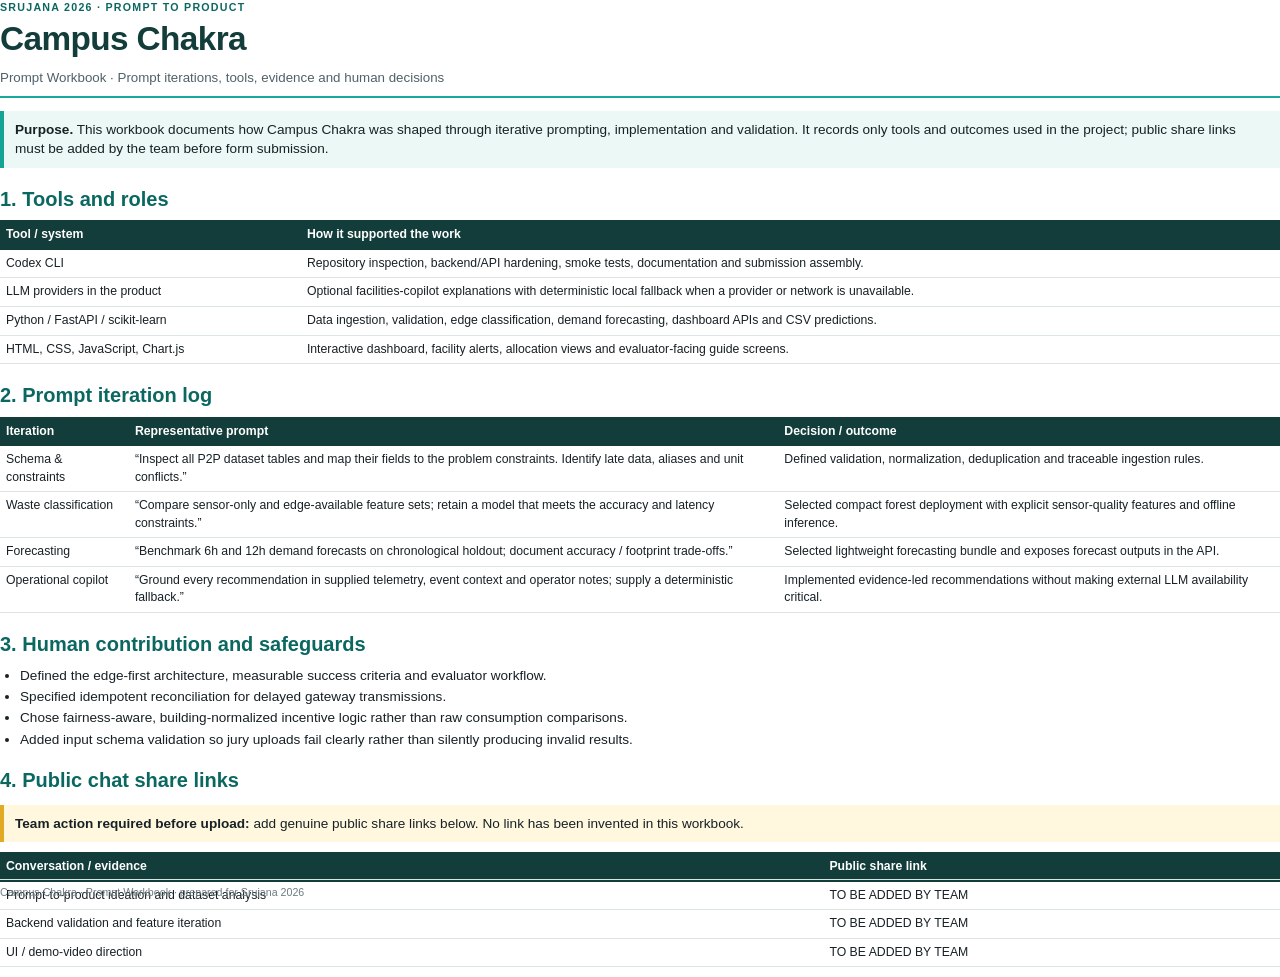
<file: PROMPT_WORKBOOK.html>
<!doctype html>
<html><head><meta charset="utf-8"><title>Campus Chakra Prompt Workbook</title>
<style>
@page { size: A4; margin: 14mm; }
* { box-sizing: border-box; } body { font-family: Arial, Helvetica, sans-serif; color:#172126; font-size:10.2pt; line-height:1.43; margin:0; }
h1 { font-size:25pt; letter-spacing:-.6px; margin:0 0 5px; color:#123d3a; } h2 { font-size:15pt; margin:17px 0 7px; color:#0b6861; } h3 { font-size:11pt; margin:10px 0 3px; color:#123d3a; }
p { margin:4px 0 8px; } ul, ol { margin:4px 0 8px; padding-left:20px; } li { margin:2px 0; }
.top { border-bottom:2px solid #17a99b; padding-bottom:9px; margin-bottom:13px; } .eyebrow { color:#0b6861; text-transform:uppercase; letter-spacing:1.25px; font-size:8pt; font-weight:700; }
.sub { color:#506169; font-size:10pt; } .tag { display:inline-block; padding:3px 7px; border-radius:10px; background:#e6f6f1; color:#087268; font-size:8pt; font-weight:bold; margin-right:4px; }
.grid { display:table; width:100%; border-spacing:8px; margin:0 -8px; } .card { display:table-cell; width:33.33%; background:#f5f9f8; border:1px solid #d7e7e3; border-radius:7px; padding:10px; vertical-align:top; }
table { width:100%; border-collapse:collapse; margin:7px 0 10px; font-size:9.2pt; } th { text-align:left; background:#123d3a; color:white; padding:6px; } td { border-bottom:1px solid #dbe6e3; padding:5px 6px; vertical-align:top; }
.callout { background:#ecf8f5; border-left:4px solid #15a393; padding:9px 11px; margin:10px 0; } .note { background:#fff8df; border-left:4px solid #e1aa25; padding:9px 11px; margin:10px 0; }
.page { min-height:267mm; position:relative; page-break-after:always; } .page:last-child { page-break-after:auto; } .footer { position:absolute; bottom:0; left:0; right:0; color:#6c7c80; font-size:8pt; border-top:1px solid #dbe6e3; padding-top:5px; }
.shot { width:100%; border:1px solid #cfe0dc; border-radius:7px; margin:8px 0 4px; } .caption { color:#506169; font-size:9pt; margin-bottom:11px; }
.mock { border:1px solid #cfe0dc; border-radius:7px; overflow:hidden; margin:8px 0; } .mock-head { background:#123d3a; color:white; padding:8px 12px; font-size:9pt; } .mock-body { padding:12px; background:#f6fbfa; }
.kpi { font-weight:bold; color:#087268; font-size:16pt; } code { font-size:8.6pt; background:#edf4f2; padding:1px 3px; }
</style></head><body><div class="top"><div class="eyebrow">Srujana 2026 · Prompt to Product</div><h1>Campus Chakra</h1><div class="sub">Prompt Workbook · Prompt iterations, tools, evidence and human decisions</div></div>
<div class="callout"><b>Purpose.</b> This workbook documents how Campus Chakra was shaped through iterative prompting, implementation and validation. It records only tools and outcomes used in the project; public share links must be added by the team before form submission.</div>
<h2>1. Tools and roles</h2><table><tr><th>Tool / system</th><th>How it supported the work</th></tr>
<tr><td>Codex CLI</td><td>Repository inspection, backend/API hardening, smoke tests, documentation and submission assembly.</td></tr>
<tr><td>LLM providers in the product</td><td>Optional facilities-copilot explanations with deterministic local fallback when a provider or network is unavailable.</td></tr>
<tr><td>Python / FastAPI / scikit-learn</td><td>Data ingestion, validation, edge classification, demand forecasting, dashboard APIs and CSV predictions.</td></tr>
<tr><td>HTML, CSS, JavaScript, Chart.js</td><td>Interactive dashboard, facility alerts, allocation views and evaluator-facing guide screens.</td></tr></table>
<h2>2. Prompt iteration log</h2>
<table><tr><th>Iteration</th><th>Representative prompt</th><th>Decision / outcome</th></tr>
<tr><td>Schema & constraints</td><td>“Inspect all P2P dataset tables and map their fields to the problem constraints. Identify late data, aliases and unit conflicts.”</td><td>Defined validation, normalization, deduplication and traceable ingestion rules.</td></tr>
<tr><td>Waste classification</td><td>“Compare sensor-only and edge-available feature sets; retain a model that meets the accuracy and latency constraints.”</td><td>Selected compact forest deployment with explicit sensor-quality features and offline inference.</td></tr>
<tr><td>Forecasting</td><td>“Benchmark 6h and 12h demand forecasts on chronological holdout; document accuracy / footprint trade-offs.”</td><td>Selected lightweight forecasting bundle and exposes forecast outputs in the API.</td></tr>
<tr><td>Operational copilot</td><td>“Ground every recommendation in supplied telemetry, event context and operator notes; supply a deterministic fallback.”</td><td>Implemented evidence-led recommendations without making external LLM availability critical.</td></tr></table>
<h2>3. Human contribution and safeguards</h2><ul><li>Defined the edge-first architecture, measurable success criteria and evaluator workflow.</li><li>Specified idempotent reconciliation for delayed gateway transmissions.</li><li>Chose fairness-aware, building-normalized incentive logic rather than raw consumption comparisons.</li><li>Added input schema validation so jury uploads fail clearly rather than silently producing invalid results.</li></ul>
<h2>4. Public chat share links</h2><div class="note"><b>Team action required before upload:</b> add genuine public share links below. No link has been invented in this workbook.</div>
<table><tr><th>Conversation / evidence</th><th>Public share link</th></tr><tr><td>Prompt-to-product ideation and dataset analysis</td><td>TO BE ADDED BY TEAM</td></tr><tr><td>Backend validation and feature iteration</td><td>TO BE ADDED BY TEAM</td></tr><tr><td>UI / demo-video direction</td><td>TO BE ADDED BY TEAM</td></tr></table>
<div class="footer">Campus Chakra · Prompt Workbook · prepared for Srujana 2026</div></body></html>
</file>
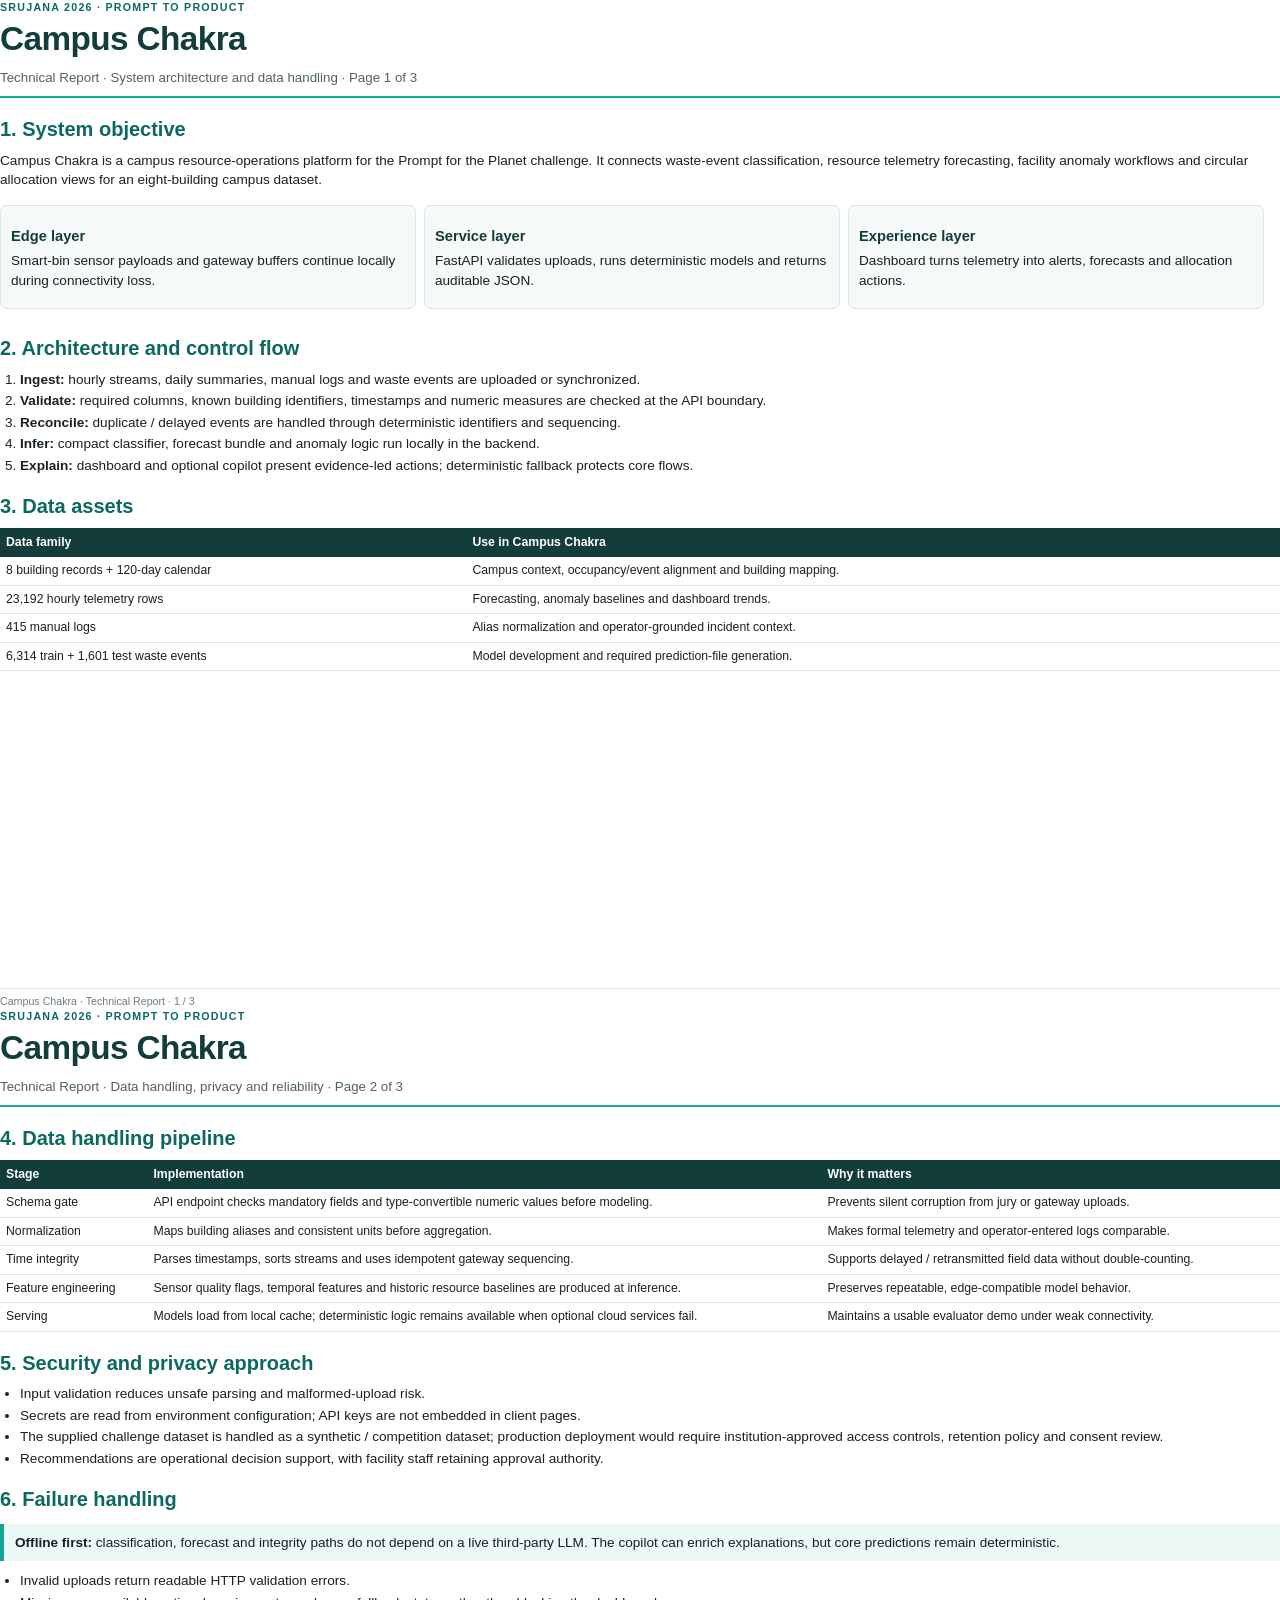
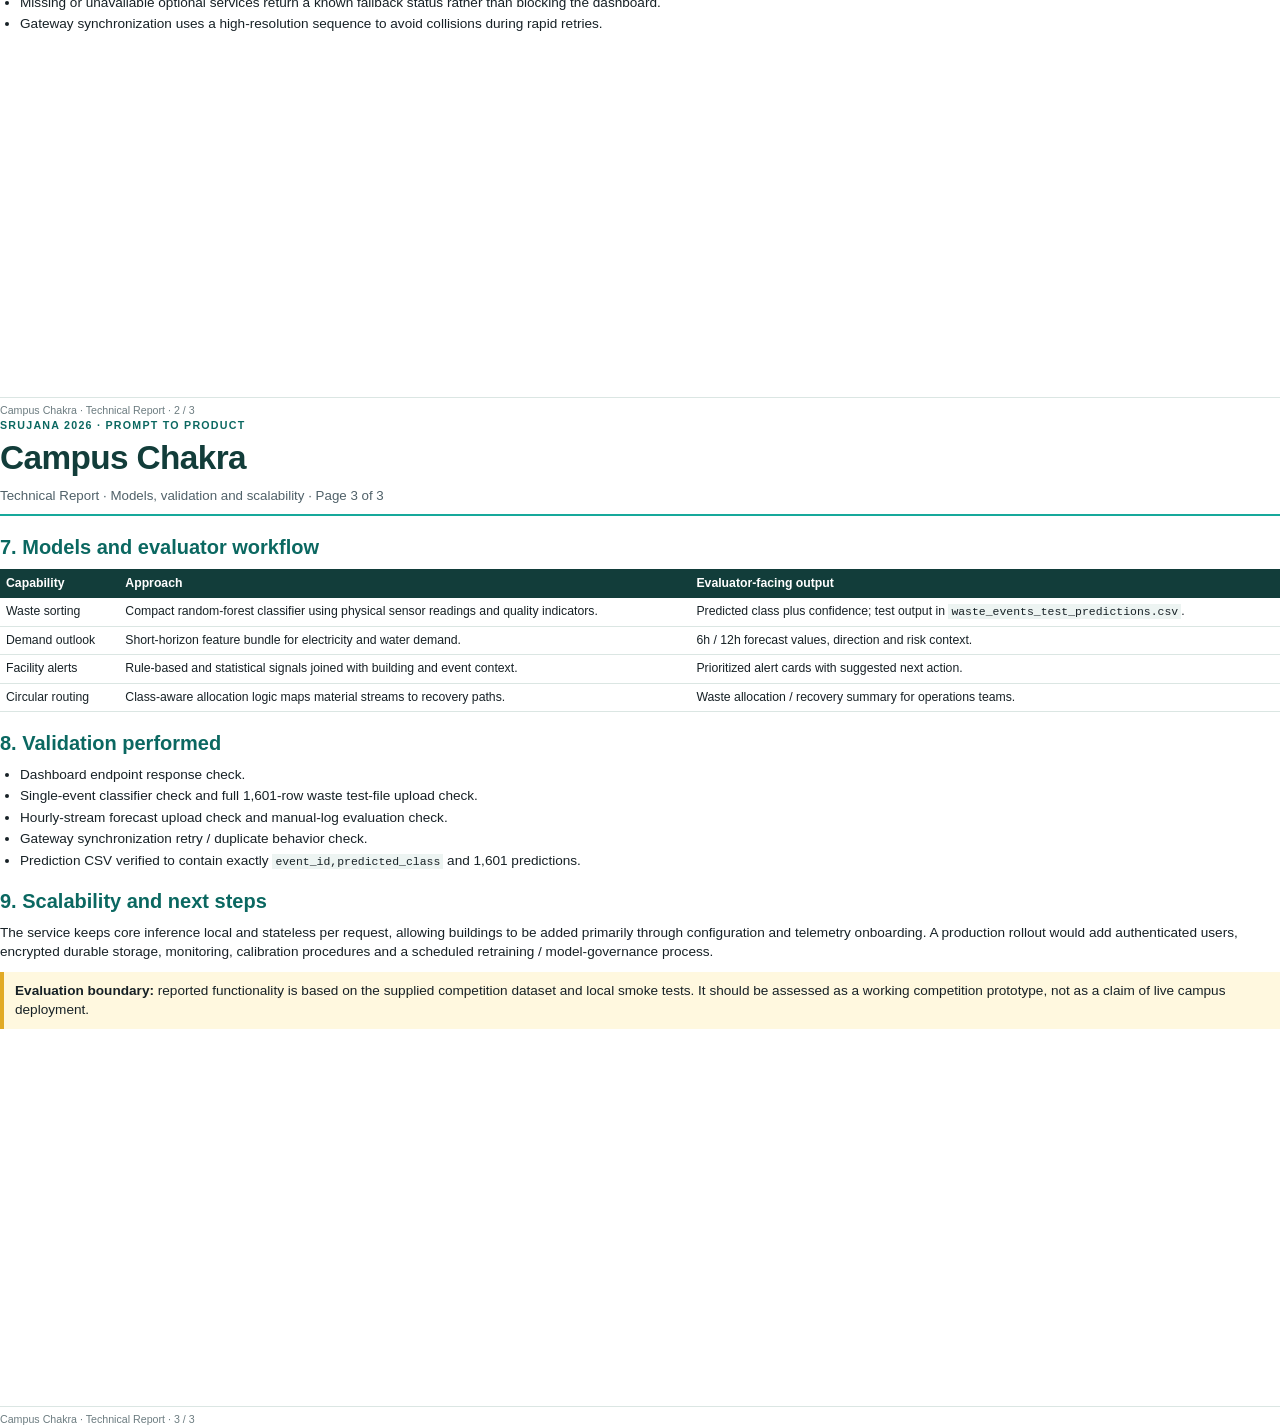
<file: REPORT.html>
<!doctype html>
<html><head><meta charset="utf-8"><title>Campus Chakra Technical Report</title>
<style>
@page { size: A4; margin: 14mm; }
* { box-sizing: border-box; } body { font-family: Arial, Helvetica, sans-serif; color:#172126; font-size:10.2pt; line-height:1.43; margin:0; }
h1 { font-size:25pt; letter-spacing:-.6px; margin:0 0 5px; color:#123d3a; } h2 { font-size:15pt; margin:17px 0 7px; color:#0b6861; } h3 { font-size:11pt; margin:10px 0 3px; color:#123d3a; }
p { margin:4px 0 8px; } ul, ol { margin:4px 0 8px; padding-left:20px; } li { margin:2px 0; }
.top { border-bottom:2px solid #17a99b; padding-bottom:9px; margin-bottom:13px; } .eyebrow { color:#0b6861; text-transform:uppercase; letter-spacing:1.25px; font-size:8pt; font-weight:700; }
.sub { color:#506169; font-size:10pt; } .tag { display:inline-block; padding:3px 7px; border-radius:10px; background:#e6f6f1; color:#087268; font-size:8pt; font-weight:bold; margin-right:4px; }
.grid { display:table; width:100%; border-spacing:8px; margin:0 -8px; } .card { display:table-cell; width:33.33%; background:#f5f9f8; border:1px solid #d7e7e3; border-radius:7px; padding:10px; vertical-align:top; }
table { width:100%; border-collapse:collapse; margin:7px 0 10px; font-size:9.2pt; } th { text-align:left; background:#123d3a; color:white; padding:6px; } td { border-bottom:1px solid #dbe6e3; padding:5px 6px; vertical-align:top; }
.callout { background:#ecf8f5; border-left:4px solid #15a393; padding:9px 11px; margin:10px 0; } .note { background:#fff8df; border-left:4px solid #e1aa25; padding:9px 11px; margin:10px 0; }
.page { min-height:267mm; position:relative; page-break-after:always; } .page:last-child { page-break-after:auto; } .footer { position:absolute; bottom:0; left:0; right:0; color:#6c7c80; font-size:8pt; border-top:1px solid #dbe6e3; padding-top:5px; }
.shot { width:100%; border:1px solid #cfe0dc; border-radius:7px; margin:8px 0 4px; } .caption { color:#506169; font-size:9pt; margin-bottom:11px; }
.mock { border:1px solid #cfe0dc; border-radius:7px; overflow:hidden; margin:8px 0; } .mock-head { background:#123d3a; color:white; padding:8px 12px; font-size:9pt; } .mock-body { padding:12px; background:#f6fbfa; }
.kpi { font-weight:bold; color:#087268; font-size:16pt; } code { font-size:8.6pt; background:#edf4f2; padding:1px 3px; }
</style></head><body>
<section class="page"><div class="top"><div class="eyebrow">Srujana 2026 · Prompt to Product</div><h1>Campus Chakra</h1><div class="sub">Technical Report · System architecture and data handling · Page 1 of 3</div></div>
<h2>1. System objective</h2><p>Campus Chakra is a campus resource-operations platform for the Prompt for the Planet challenge. It connects waste-event classification, resource telemetry forecasting, facility anomaly workflows and circular allocation views for an eight-building campus dataset.</p>
<div class="grid"><div class="card"><h3>Edge layer</h3><p>Smart-bin sensor payloads and gateway buffers continue locally during connectivity loss.</p></div><div class="card"><h3>Service layer</h3><p>FastAPI validates uploads, runs deterministic models and returns auditable JSON.</p></div><div class="card"><h3>Experience layer</h3><p>Dashboard turns telemetry into alerts, forecasts and allocation actions.</p></div></div>
<h2>2. Architecture and control flow</h2><ol><li><b>Ingest:</b> hourly streams, daily summaries, manual logs and waste events are uploaded or synchronized.</li><li><b>Validate:</b> required columns, known building identifiers, timestamps and numeric measures are checked at the API boundary.</li><li><b>Reconcile:</b> duplicate / delayed events are handled through deterministic identifiers and sequencing.</li><li><b>Infer:</b> compact classifier, forecast bundle and anomaly logic run locally in the backend.</li><li><b>Explain:</b> dashboard and optional copilot present evidence-led actions; deterministic fallback protects core flows.</li></ol>
<h2>3. Data assets</h2><table><tr><th>Data family</th><th>Use in Campus Chakra</th></tr><tr><td>8 building records + 120-day calendar</td><td>Campus context, occupancy/event alignment and building mapping.</td></tr><tr><td>23,192 hourly telemetry rows</td><td>Forecasting, anomaly baselines and dashboard trends.</td></tr><tr><td>415 manual logs</td><td>Alias normalization and operator-grounded incident context.</td></tr><tr><td>6,314 train + 1,601 test waste events</td><td>Model development and required prediction-file generation.</td></tr></table>
<div class="footer">Campus Chakra · Technical Report · 1 / 3</div></section>
<section class="page"><div class="top"><div class="eyebrow">Srujana 2026 · Prompt to Product</div><h1>Campus Chakra</h1><div class="sub">Technical Report · Data handling, privacy and reliability · Page 2 of 3</div></div>
<h2>4. Data handling pipeline</h2><table><tr><th>Stage</th><th>Implementation</th><th>Why it matters</th></tr><tr><td>Schema gate</td><td>API endpoint checks mandatory fields and type-convertible numeric values before modeling.</td><td>Prevents silent corruption from jury or gateway uploads.</td></tr><tr><td>Normalization</td><td>Maps building aliases and consistent units before aggregation.</td><td>Makes formal telemetry and operator-entered logs comparable.</td></tr><tr><td>Time integrity</td><td>Parses timestamps, sorts streams and uses idempotent gateway sequencing.</td><td>Supports delayed / retransmitted field data without double-counting.</td></tr><tr><td>Feature engineering</td><td>Sensor quality flags, temporal features and historic resource baselines are produced at inference.</td><td>Preserves repeatable, edge-compatible model behavior.</td></tr><tr><td>Serving</td><td>Models load from local cache; deterministic logic remains available when optional cloud services fail.</td><td>Maintains a usable evaluator demo under weak connectivity.</td></tr></table>
<h2>5. Security and privacy approach</h2><ul><li>Input validation reduces unsafe parsing and malformed-upload risk.</li><li>Secrets are read from environment configuration; API keys are not embedded in client pages.</li><li>The supplied challenge dataset is handled as a synthetic / competition dataset; production deployment would require institution-approved access controls, retention policy and consent review.</li><li>Recommendations are operational decision support, with facility staff retaining approval authority.</li></ul>
<h2>6. Failure handling</h2><div class="callout"><b>Offline first:</b> classification, forecast and integrity paths do not depend on a live third-party LLM. The copilot can enrich explanations, but core predictions remain deterministic.</div><ul><li>Invalid uploads return readable HTTP validation errors.</li><li>Missing or unavailable optional services return a known fallback status rather than blocking the dashboard.</li><li>Gateway synchronization uses a high-resolution sequence to avoid collisions during rapid retries.</li></ul>
<div class="footer">Campus Chakra · Technical Report · 2 / 3</div></section>
<section class="page"><div class="top"><div class="eyebrow">Srujana 2026 · Prompt to Product</div><h1>Campus Chakra</h1><div class="sub">Technical Report · Models, validation and scalability · Page 3 of 3</div></div>
<h2>7. Models and evaluator workflow</h2><table><tr><th>Capability</th><th>Approach</th><th>Evaluator-facing output</th></tr><tr><td>Waste sorting</td><td>Compact random-forest classifier using physical sensor readings and quality indicators.</td><td>Predicted class plus confidence; test output in <code>waste_events_test_predictions.csv</code>.</td></tr><tr><td>Demand outlook</td><td>Short-horizon feature bundle for electricity and water demand.</td><td>6h / 12h forecast values, direction and risk context.</td></tr><tr><td>Facility alerts</td><td>Rule-based and statistical signals joined with building and event context.</td><td>Prioritized alert cards with suggested next action.</td></tr><tr><td>Circular routing</td><td>Class-aware allocation logic maps material streams to recovery paths.</td><td>Waste allocation / recovery summary for operations teams.</td></tr></table>
<h2>8. Validation performed</h2><ul><li>Dashboard endpoint response check.</li><li>Single-event classifier check and full 1,601-row waste test-file upload check.</li><li>Hourly-stream forecast upload check and manual-log evaluation check.</li><li>Gateway synchronization retry / duplicate behavior check.</li><li>Prediction CSV verified to contain exactly <code>event_id,predicted_class</code> and 1,601 predictions.</li></ul>
<h2>9. Scalability and next steps</h2><p>The service keeps core inference local and stateless per request, allowing buildings to be added primarily through configuration and telemetry onboarding. A production rollout would add authenticated users, encrypted durable storage, monitoring, calibration procedures and a scheduled retraining / model-governance process.</p>
<div class="note"><b>Evaluation boundary:</b> reported functionality is based on the supplied competition dataset and local smoke tests. It should be assessed as a working competition prototype, not as a claim of live campus deployment.</div>
<div class="footer">Campus Chakra · Technical Report · 3 / 3</div></section></body></html>
</file>
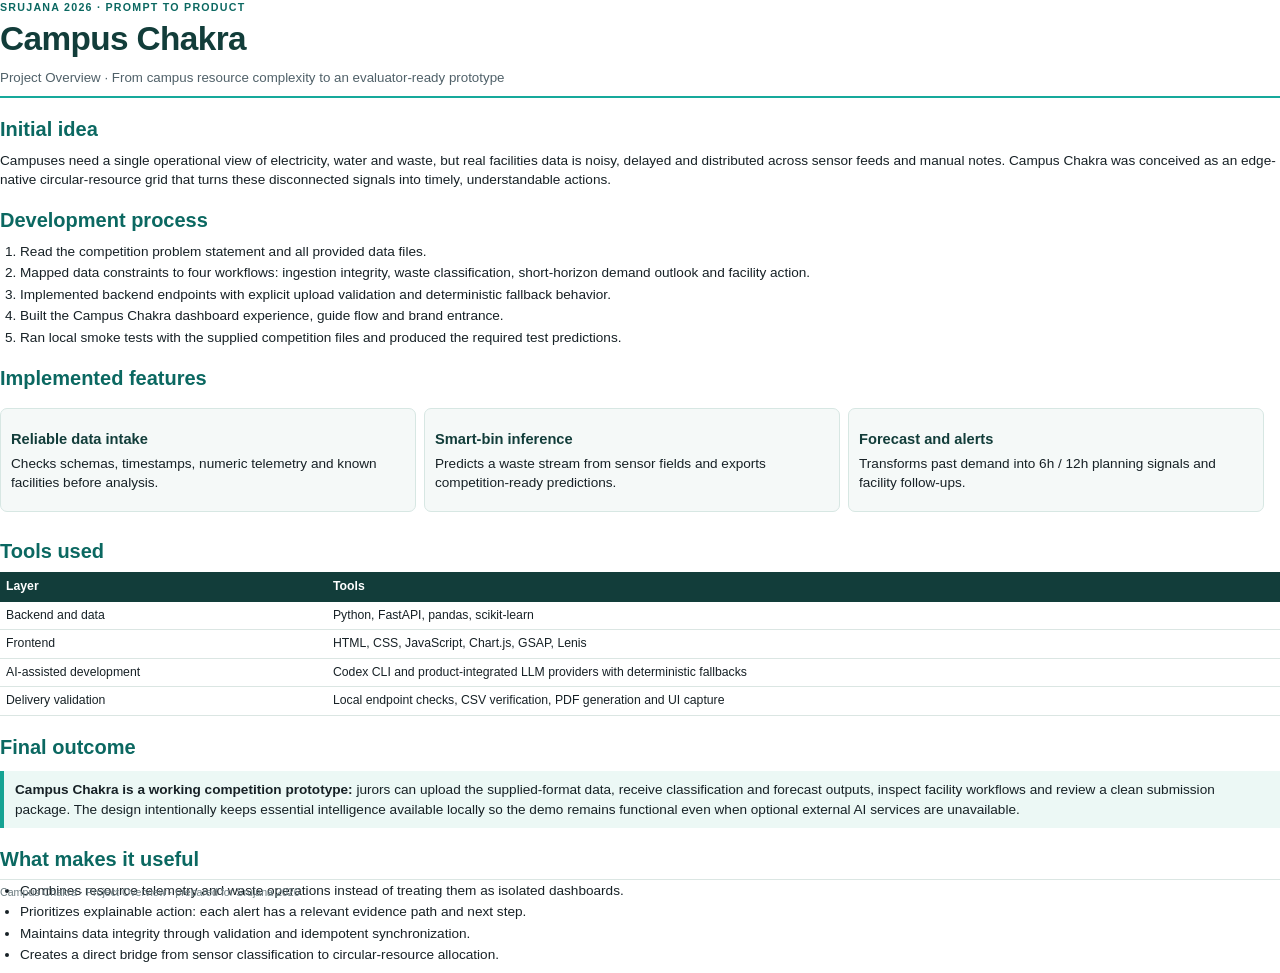
<file: submission/Campus_Chakra_Project_Overview.html>
<!doctype html>
<html><head><meta charset="utf-8"><title>Campus Chakra Project Overview</title>
<style>
@page { size: A4; margin: 14mm; }
* { box-sizing: border-box; } body { font-family: Arial, Helvetica, sans-serif; color:#172126; font-size:10.2pt; line-height:1.43; margin:0; }
h1 { font-size:25pt; letter-spacing:-.6px; margin:0 0 5px; color:#123d3a; } h2 { font-size:15pt; margin:17px 0 7px; color:#0b6861; } h3 { font-size:11pt; margin:10px 0 3px; color:#123d3a; }
p { margin:4px 0 8px; } ul, ol { margin:4px 0 8px; padding-left:20px; } li { margin:2px 0; }
.top { border-bottom:2px solid #17a99b; padding-bottom:9px; margin-bottom:13px; } .eyebrow { color:#0b6861; text-transform:uppercase; letter-spacing:1.25px; font-size:8pt; font-weight:700; }
.sub { color:#506169; font-size:10pt; } .tag { display:inline-block; padding:3px 7px; border-radius:10px; background:#e6f6f1; color:#087268; font-size:8pt; font-weight:bold; margin-right:4px; }
.grid { display:table; width:100%; border-spacing:8px; margin:0 -8px; } .card { display:table-cell; width:33.33%; background:#f5f9f8; border:1px solid #d7e7e3; border-radius:7px; padding:10px; vertical-align:top; }
table { width:100%; border-collapse:collapse; margin:7px 0 10px; font-size:9.2pt; } th { text-align:left; background:#123d3a; color:white; padding:6px; } td { border-bottom:1px solid #dbe6e3; padding:5px 6px; vertical-align:top; }
.callout { background:#ecf8f5; border-left:4px solid #15a393; padding:9px 11px; margin:10px 0; } .note { background:#fff8df; border-left:4px solid #e1aa25; padding:9px 11px; margin:10px 0; }
.page { min-height:267mm; position:relative; page-break-after:always; } .page:last-child { page-break-after:auto; } .footer { position:absolute; bottom:0; left:0; right:0; color:#6c7c80; font-size:8pt; border-top:1px solid #dbe6e3; padding-top:5px; }
.shot { width:100%; border:1px solid #cfe0dc; border-radius:7px; margin:8px 0 4px; } .caption { color:#506169; font-size:9pt; margin-bottom:11px; }
.mock { border:1px solid #cfe0dc; border-radius:7px; overflow:hidden; margin:8px 0; } .mock-head { background:#123d3a; color:white; padding:8px 12px; font-size:9pt; } .mock-body { padding:12px; background:#f6fbfa; }
.kpi { font-weight:bold; color:#087268; font-size:16pt; } code { font-size:8.6pt; background:#edf4f2; padding:1px 3px; }
</style></head><body><div class="top"><div class="eyebrow">Srujana 2026 · Prompt to Product</div><h1>Campus Chakra</h1><div class="sub">Project Overview · From campus resource complexity to an evaluator-ready prototype</div></div>
<h2>Initial idea</h2><p>Campuses need a single operational view of electricity, water and waste, but real facilities data is noisy, delayed and distributed across sensor feeds and manual notes. Campus Chakra was conceived as an edge-native circular-resource grid that turns these disconnected signals into timely, understandable actions.</p>
<h2>Development process</h2><ol><li>Read the competition problem statement and all provided data files.</li><li>Mapped data constraints to four workflows: ingestion integrity, waste classification, short-horizon demand outlook and facility action.</li><li>Implemented backend endpoints with explicit upload validation and deterministic fallback behavior.</li><li>Built the Campus Chakra dashboard experience, guide flow and brand entrance.</li><li>Ran local smoke tests with the supplied competition files and produced the required test predictions.</li></ol>
<h2>Implemented features</h2><div class="grid"><div class="card"><h3>Reliable data intake</h3><p>Checks schemas, timestamps, numeric telemetry and known facilities before analysis.</p></div><div class="card"><h3>Smart-bin inference</h3><p>Predicts a waste stream from sensor fields and exports competition-ready predictions.</p></div><div class="card"><h3>Forecast and alerts</h3><p>Transforms past demand into 6h / 12h planning signals and facility follow-ups.</p></div></div>
<h2>Tools used</h2><table><tr><th>Layer</th><th>Tools</th></tr><tr><td>Backend and data</td><td>Python, FastAPI, pandas, scikit-learn</td></tr><tr><td>Frontend</td><td>HTML, CSS, JavaScript, Chart.js, GSAP, Lenis</td></tr><tr><td>AI-assisted development</td><td>Codex CLI and product-integrated LLM providers with deterministic fallbacks</td></tr><tr><td>Delivery validation</td><td>Local endpoint checks, CSV verification, PDF generation and UI capture</td></tr></table>
<h2>Final outcome</h2><div class="callout"><b>Campus Chakra is a working competition prototype:</b> jurors can upload the supplied-format data, receive classification and forecast outputs, inspect facility workflows and review a clean submission package. The design intentionally keeps essential intelligence available locally so the demo remains functional even when optional external AI services are unavailable.</div>
<h2>What makes it useful</h2><ul><li>Combines resource telemetry and waste operations instead of treating them as isolated dashboards.</li><li>Prioritizes explainable action: each alert has a relevant evidence path and next step.</li><li>Maintains data integrity through validation and idempotent synchronization.</li><li>Creates a direct bridge from sensor classification to circular-resource allocation.</li></ul>
<div class="footer">Campus Chakra · Project Overview · prepared for Srujana 2026</div></body></html>
</file>
